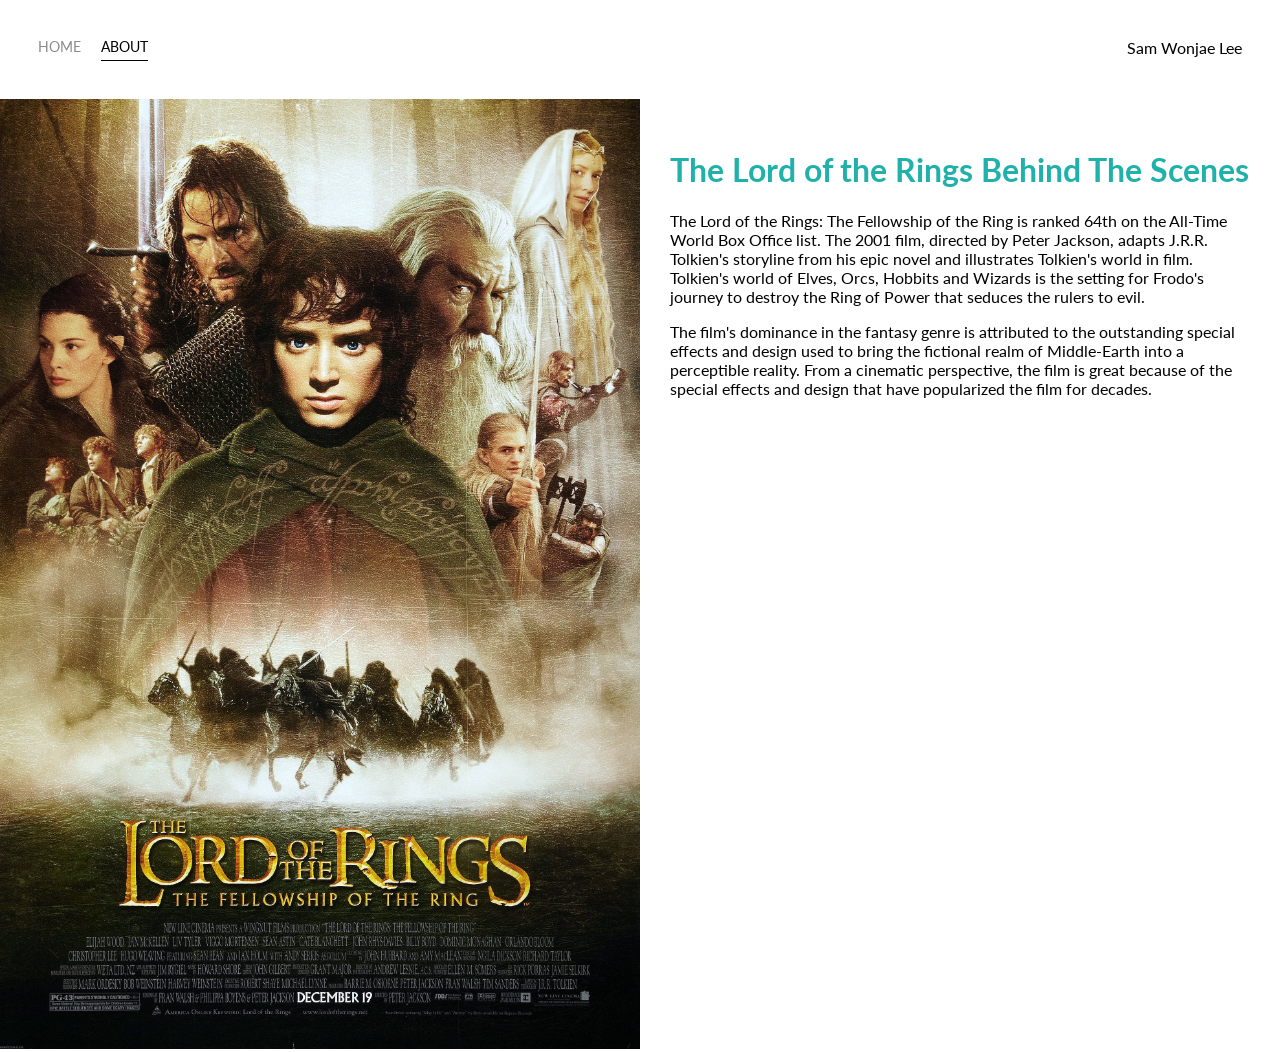
<file: about.html>
<!DOCTYPE html>
<html lang="en">
<head>
    <meta charset="UTF-8">
    <meta name="viewport" content="width=device-width, initial-scale=1.0">
    <title>About Page</title>
    <link href="https://fonts.googleapis.com/css2?family=Lato&display=swap" rel="stylesheet">
    <link rel="stylesheet" href="style.css">
</head>
<body>
    <div class="container">
        <div class="nav-wrapper">
            <div class="left-side">
                <div class="nav-link-wrapper">
                    <a href="index.html">Home</a>
                </div>

                <div class="nav-link-wrapper active-nav-link">
                    <a href="about.html">About</a>
                </div>
            </div>

            <div class="right-side">
                <div class="brand">
                    <div> Sam Wonjae Lee </div>
                </div>
            </div>

        </div>

        <div class="content-wrapper">
            <div class="two-column-wrapper">
              <div class="profile-image-wrapper">
                <img src="images/Pictures/Poster.jpg" alt="">
              </div>
      
              <div class="profile-content-wrapper">
                <h1>The Lord of the Rings Behind The Scenes</h1>
                <p>The Lord of the Rings: The Fellowship of the Ring is ranked 64th on the All-Time World Box Office list. 
                    The 2001 film, directed by Peter Jackson, adapts J.R.R. Tolkien's storyline from his epic novel and illustrates 
                    Tolkien's world in film. Tolkien's world of Elves, Orcs, Hobbits and Wizards is the setting for Frodo's journey to 
                    destroy the Ring of Power that seduces the rulers to evil.
                </p>
      
                <p>The film's dominance in the fantasy genre is attributed to the outstanding special effects and design used
                     to bring the fictional realm of Middle-Earth into a perceptible reality. From a cinematic perspective, 
                     the film is great because of the special effects and design that have popularized the film for decades.
                </p>
              </div>
            </div>
          </div>

    </div>
</body>
</html>
</file>
<file: style.css>
body {
    font-family: "Lato", sans-serif;
    margin: 0px;
}


.container {
    display: grid;
    grid-template-columns: 1fr;
}


.nav-wrapper {
    display: flex;
    justify-content: space-between;
    padding: 38px;
}

.left-side {
    display: flex;
}

.nav-wrapper > .left-side > div {
    margin-right: 20px;
    font-size: 0.9em;
    text-transform: uppercase;
}

.nav-link-wrapper {
    height: 22px;
    border-bottom: 1px soild transparent;
    transition: border-bottom 0.5s;
}

.nav-link-wrapper a {
    color: #8a8a8a;
    text-decoration: none;
    transition: color 0.5s;
}

.nav-link-wrapper:hover {
    border-bottom: 1px solid black;
}

.nav-link-wrapper a:hover {
    color: black;
}

.active-nav-link {
    border-bottom: 1px solid black;
}

.active-nav-link a {
    color: black !important;
}

/* Portfolio styles */

.portfolio-items-wrapper {
    display: grid;
    grid-template-columns: 1fr 1fr 1fr;
}

.portfolio-item-wrapper {
    position: relative;
}

.portfolio-img-background {
    height: 350px;
    width: 100%;
    background-size: cover;
    background-position: center;
    background-repeat: no-repeat;
}

.img-text-wrapper {
    position: absolute;
    top: 0;
    display: flex;
    flex-direction: column;
    justify-content: center;
    align-items: center;
    height: 100%;
    text-align: center;
    padding-left: 100px;
    padding-right: 100px;
}

.img-text-wrapper .subtitle {
    transition: 1s;
    font-weight: 600;
    color: transparent;
}

.img-text-wrapper:hover .subtitle {
    font-weight: 600;
    color: lightseagreen;
}

.img-darken {
    transition: 1s;
    filter: brightness(10%);
}

.two-column-wrapper {
    display: grid;
    grid-template-columns: 1fr 1fr;
}

.profile-image-wrapper img {
    width: 100%
}

.profile-content-wrapper {
    padding: 30px;
}

.profile-content-wrapper h1 {
    color: lightseagreen;
}
</file>
